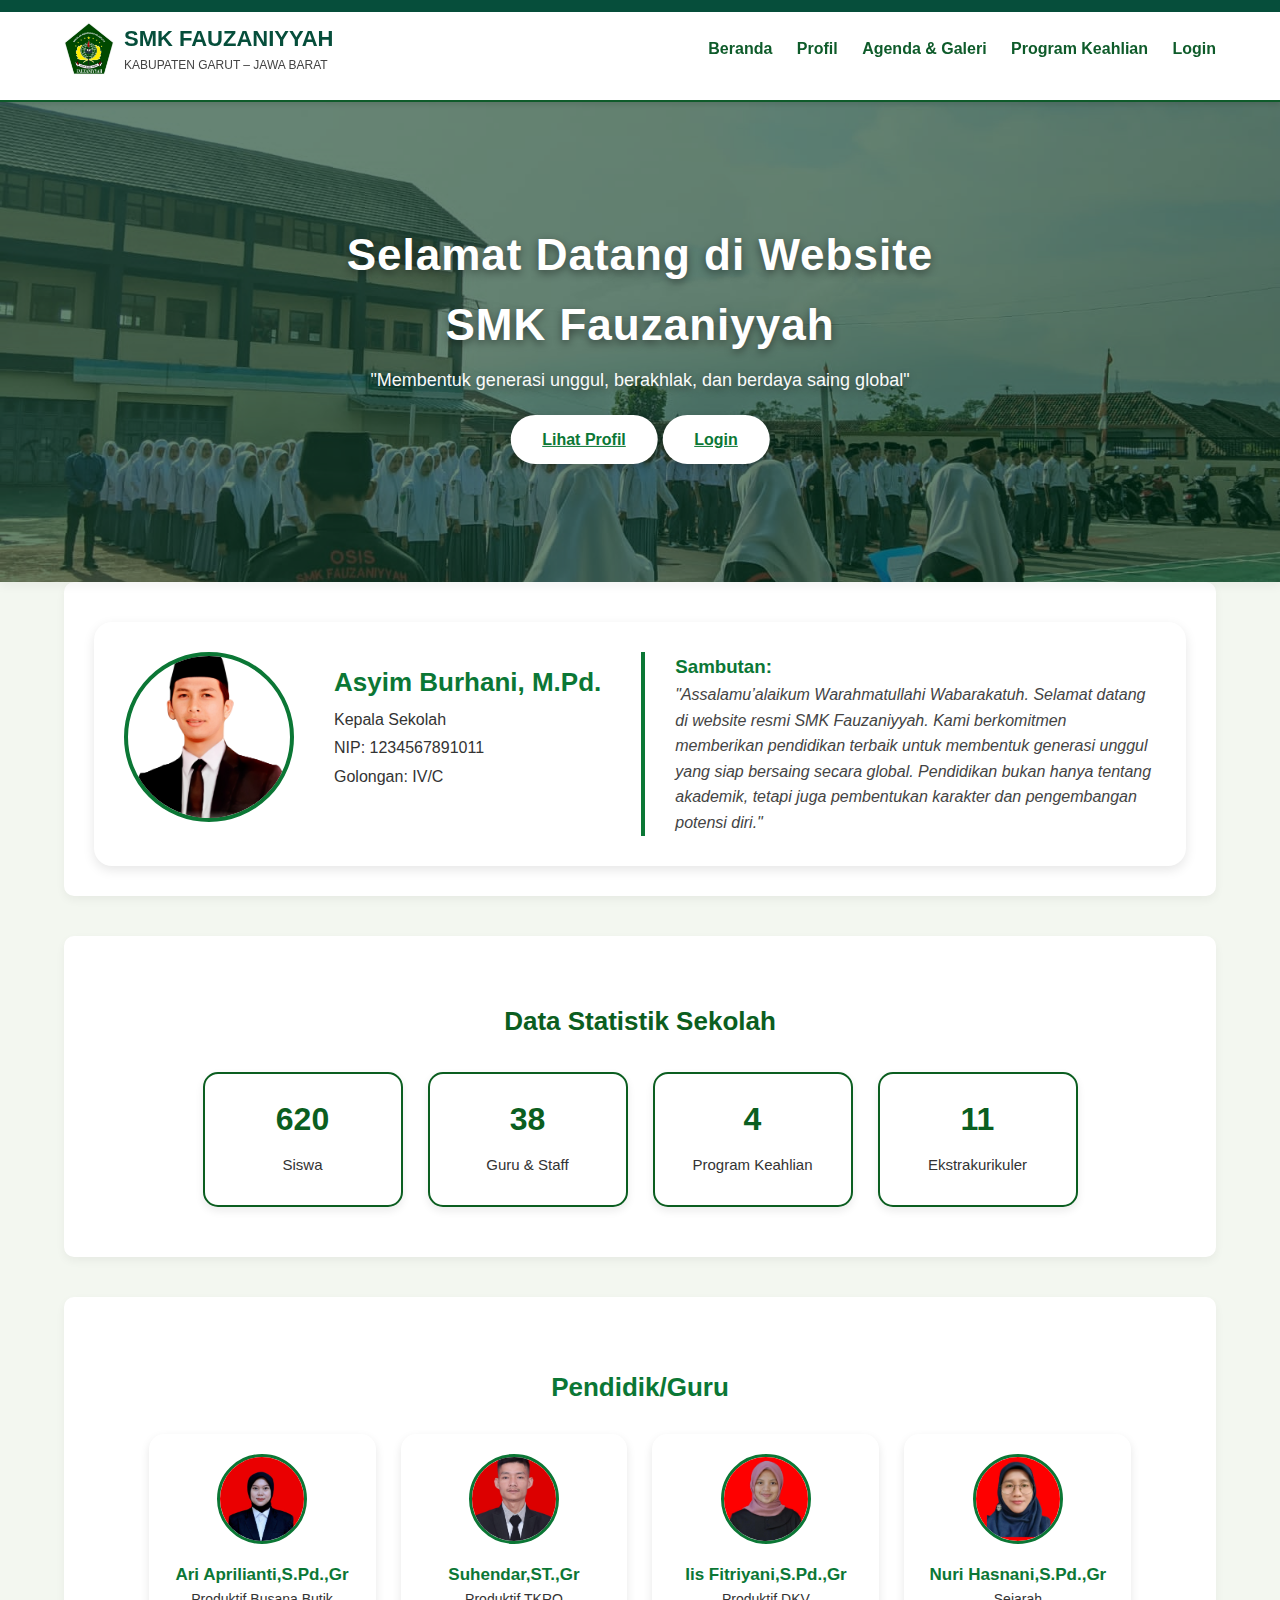
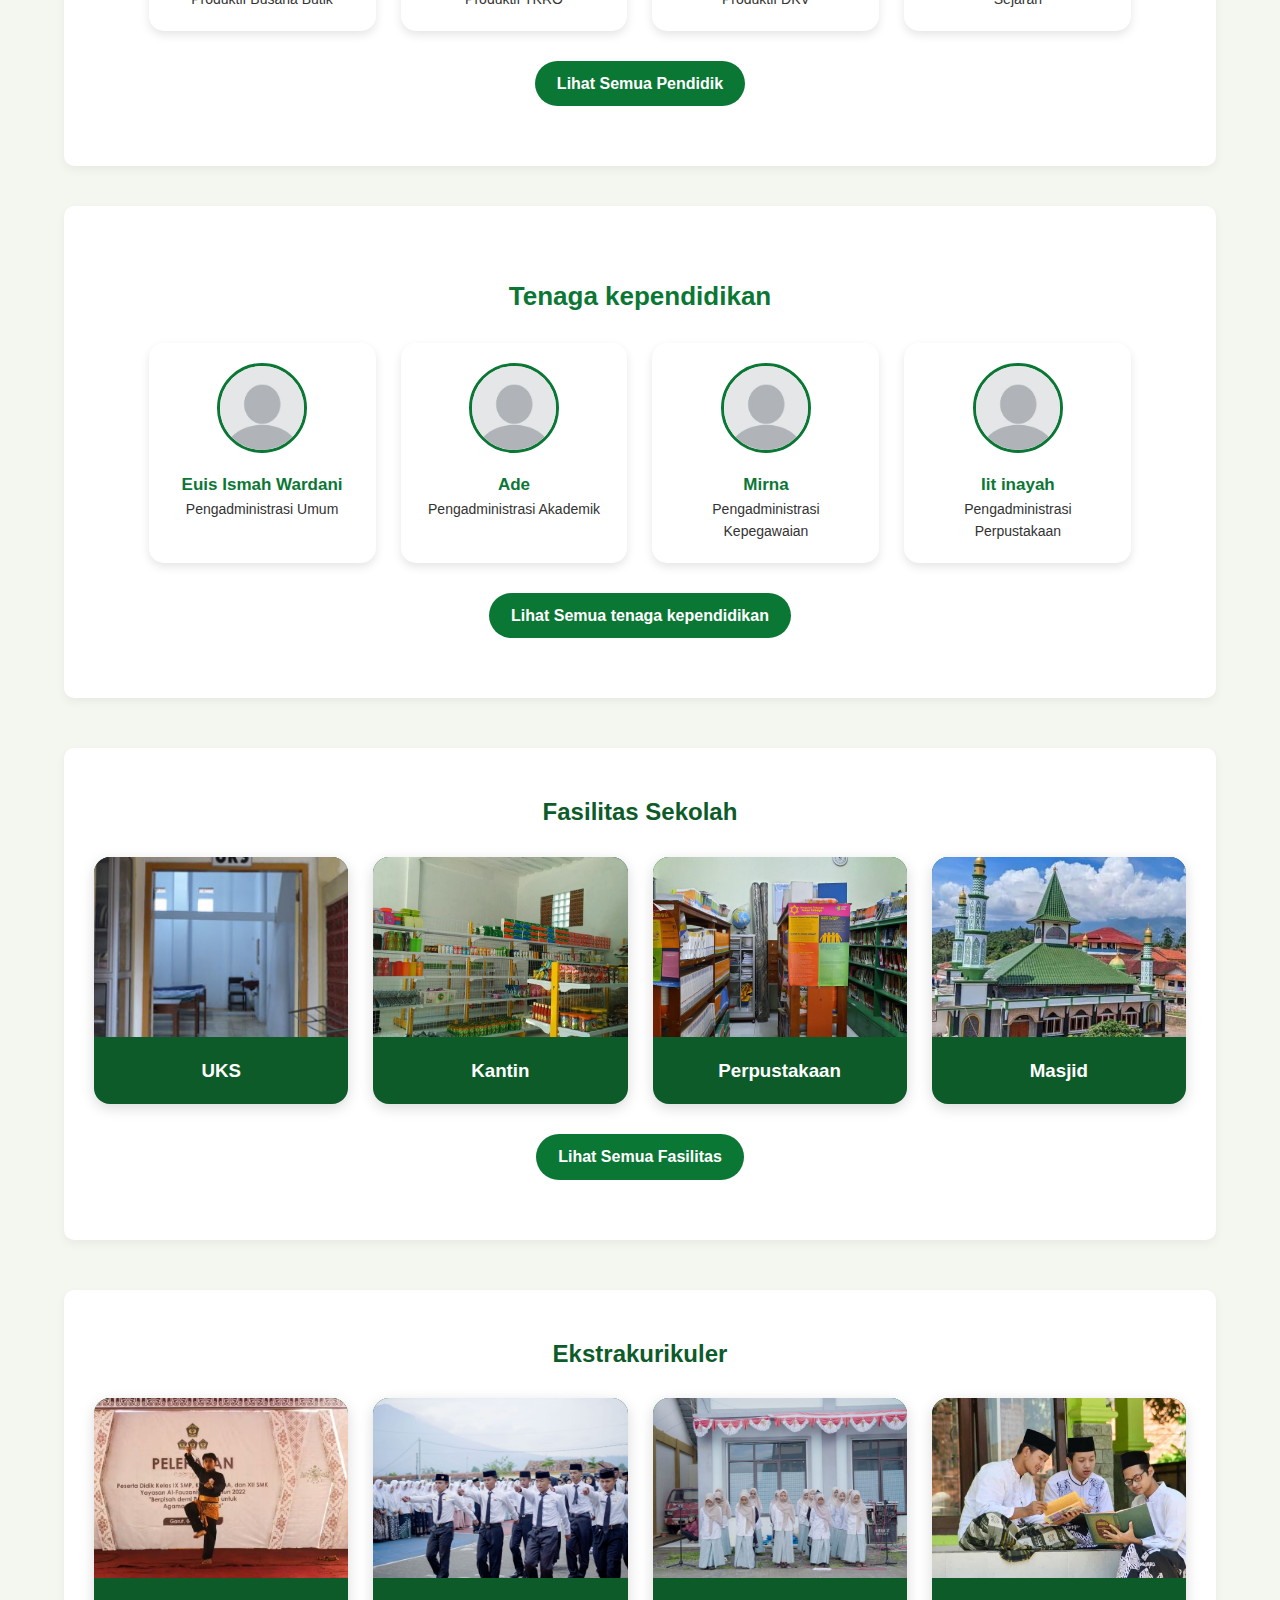
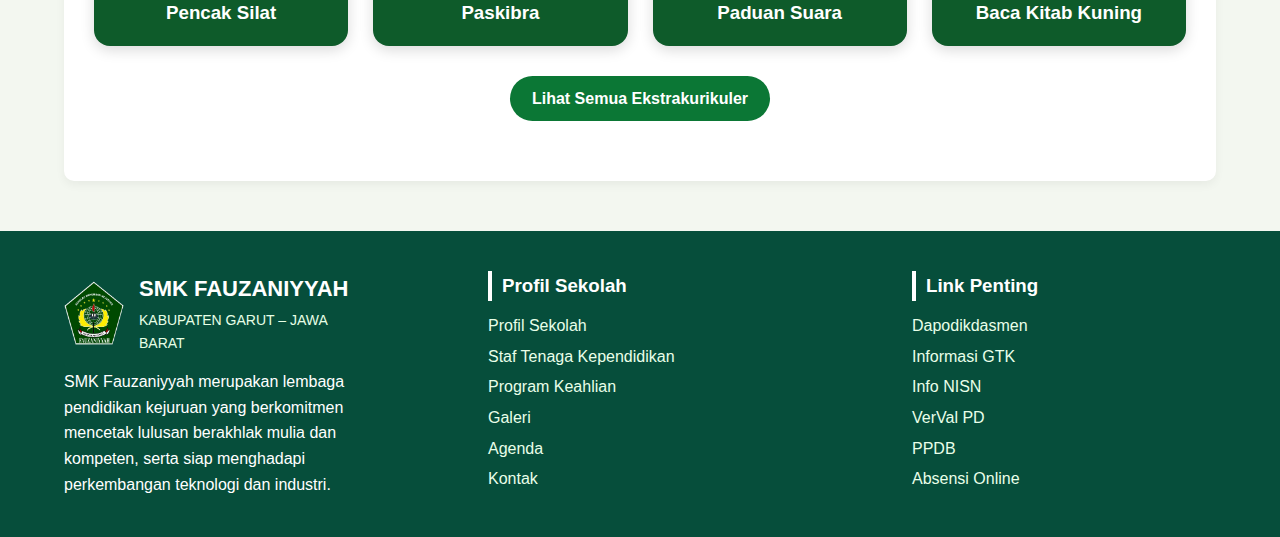
<file: index.html>
<!DOCTYPE html>
<html lang="id">
<head>
    <meta charset="UTF-8">
    <meta name="viewport" content="width=device-width, initial-scale=1.0">
    <title>Beranda – SMK Fauzaniyyah</title>
    <link rel="stylesheet" href="style.css">

    <script src="https://code.jquery.com/jquery-3.6.0.min.js"></script>
</head>
<body>
    <script src="script.js"></script>
    
<!-- header semua hal -->
<div id="top-bar">
    </div>
    <header>
        <div id="header-container">

            <div id="logo-area">
                <img src="img/logo.png" alt="Logo SMK" id="logo">

                <div class="nama-sekolah">
                    <h2>SMK FAUZANIYYAH</h2>
                    <small>KABUPATEN GARUT – JAWA BARAT</small>
                </div>
            </div>

            <nav>
                <a href="beranda.html">Beranda</a>
                <a href="profil.html">Profil</a>
                <a href="agendagaleri.html">Agenda & Galeri</a>
                <a href="keahlian.html">Program Keahlian</a>
                <a href="login.html">Login</a>
            </nav>
        </div>
    </header>

<!-- hero -->
<section class="hero">
    <div class="hero-overlay"></div>

    <div class="hero-content">
        <h1>Selamat Datang di Website <br> SMK Fauzaniyyah</h1>
        <p>"Membentuk generasi unggul, berakhlak, dan berdaya saing global"</p>

        <div class="hero-buttons">
            <a href="#" class="btn-hero">Lihat Profil</a>
            <a href="#" class="btn-hero">Login</a>
        </div>
    </div>
</section>

<!-- kepsek -->
<section class="kepsek-section">

    <div class="kepsek-container">
        <div class="kepsek-photo">
            <img src="img/kepsek.png" alt="Foto Kepala Sekolah">
        </div>
        <div class="kepsek-data">
            <h2 class="kepsek-name">Asyim Burhani, M.Pd.</h2>
            <p class="kepsek-posisi">Kepala Sekolah</p>
            <p class="kepsek-nip">NIP: 1234567891011</p>
            <p class="kepsek-gol">Golongan: IV/C</p>
        </div>
        <div class="kepsek-sambutan">
            <h3>Sambutan:</h3>
            <p class="isi-sambutan">
                "Assalamu’alaikum Warahmatullahi Wabarakatuh. Selamat datang di 
                website resmi SMK Fauzaniyyah. Kami berkomitmen memberikan pendidikan terbaik 
                untuk membentuk generasi unggul yang siap bersaing secara global.
                Pendidikan bukan hanya tentang akademik, tetapi juga pembentukan karakter dan pengembangan potensi diri."
            </p>
        </div>
    </div>
    </section>

<!-- statistik -->
<section class="statistik-section">
    <h2 class="statistik-title">Data Statistik Sekolah</h2>

    <div class="statistik-container">
        <div class="stat-card">
            <h2>620</h2>
            <p>Siswa</p>
        </div>
        <div class="stat-card">
            <h2>38</h2>
            <p>Guru & Staff</p>
        </div>
        <div class="stat-card">
            <h2>4</h2>
            <p>Program Keahlian</p>
        </div>
        <div class="stat-card">
            <h2>11</h2>
            <p>Ekstrakurikuler</p>
        </div>
    </div>
</section>

<!-- Pendidik -->
<section>
    <h3 class="judul-pendidik">Pendidik/Guru</h3>

    <div class="pendidik-container">
        <div class="pendidik-card">
            <img src="img/bu ari.jpg">
            <p class="nama-pendidik">Ari Aprilianti,S.Pd.,Gr</p>
            <p class="mapel">Produktif Busana Butik</p>
        </div>

        <div class="pendidik-card">
            <img src="img/pak suhe.jpg">
            <p class="nama-pendidik">Suhendar,ST.,Gr</p>
            <p class="mapel">Produktif TKRO</p>
        </div>

        <div class="pendidik-card">
            <img src="img/bu iis.jpg">
            <p class="nama-pendidik">Iis Fitriyani,S.Pd.,Gr</p>
            <p class="mapel">Produktif DKV</p>
        </div>

        <div class="pendidik-card">
            <img src="img/bu nurul.jpg">
            <p class="nama-pendidik">Nuri Hasnani,S.Pd.,Gr</p>
            <p class="mapel">Sejarah</p>
        </div>
    </div>
    <a class="btn-green lihat" href="#">Lihat Semua Pendidik</a>
</section>

<!-- Ketenaga Pendidikan -->
<section>
    <h3 class="judul-ketenaga">Tenaga kependidikan</h3>

    <div class="ketenaga-container">

        <div class="ketenaga-card">
            <img src="img/kosong.jpg">
            <p class="nama-ketenaga">Euis Ismah Wardani</p>
            <p class="bidang">Pengadministrasi Umum</p>
        </div>

        <div class="ketenaga-card">
            <img src="img/kosong.jpg">
            <p class="nama-ketenaga">Ade</p>
            <p class="bidang">Pengadministrasi Akademik</p>
        </div>

        <div class="ketenaga-card">
            <img src="img/kosong.jpg">
            <p class="nama-ketenaga">Mirna</p>
            <p class="bidang">Pengadministrasi Kepegawaian</p>
        </div>

        <div class="ketenaga-card">
            <img src="img/kosong.jpg">
            <p class="nama-ketenaga">Iit inayah</p>
            <p class="bidang">Pengadministrasi Perpustakaan</p>
        </div>
    </div>
    <a class="btn-green lihat" href="#">Lihat Semua tenaga kependidikan</a>
</section>


<!-- fasilitas -->
<section class="fasilitas">
    <h2>Fasilitas Sekolah</h2>

    <div class="fasilitas-wrapper">

        <div class="fasilitas-card">
            <img src="img/uks.jpg">
            <h3>UKS</h3>
        </div>

        <div class="fasilitas-card">
            <img src="img/kantin.jpg">
            <h3>Kantin</h3>
        </div>

        <div class="fasilitas-card">
            <img src="img/perpus.jpg">
            <h3>Perpustakaan</h3>
        </div>

        <div class="fasilitas-card">
            <img src="img/masjid.jpeg">
            <h3>Masjid</h3>
        </div>

    </div>

    <a class="btn-green lihat" href="#">Lihat Semua Fasilitas</a>
</section>

<!-- ekskul -->
<section class="ekskul">
    <h2>Ekstrakurikuler</h2>

    <div class="fasilitas-wrapper">

        <div class="fasilitas-card">
            <img src="img/ekskul1.jpg">
            <h3>Pencak Silat</h3>
        </div>

        <div class="fasilitas-card">
            <img src="img/ekskul2.jpg">
            <h3>Paskibra</h3>
        </div>

        <div class="fasilitas-card">
            <img src="img/ekskul3.jpg">
            <h3>Paduan Suara</h3>
        </div>

        <div class="fasilitas-card">
            <img src="img/kitab.jpg">
            <h3>Baca Kitab Kuning</h3>
        </div>
        </div>

<a class="btn-green lihat" href="#">Lihat Semua Ekstrakurikuler</a>
</section>

<!-- footer semua hal -->
    <footer class="footer-premium">

    <div class="footer-container">
        <div class="footer-col">

    <div class="footer-logo-wrap">
        <img src="img/logo.png" class="footer-logo">

        <div class="footer-title">
            <h2>SMK FAUZANIYYAH</h2>
            <p class="footer-sub">KABUPATEN GARUT – JAWA BARAT</p>
        </div>
    </div>

    <p class="footer-desc">
        SMK Fauzaniyyah merupakan lembaga pendidikan kejuruan 
        yang berkomitmen mencetak lulusan berakhlak mulia dan kompeten,
        serta siap menghadapi perkembangan teknologi dan industri.
    </p>
    </div>

        <div class="footer-col">
            <h3>Profil Sekolah</h3>
            <a href="profil.html">Profil Sekolah</a>
            <a href="keahlian.html">Staf Tenaga Kependidikan</a>
            <a href="keahlian.html">Program Keahlian</a>
            <a href="agendagaleri.html">Galeri</a>
            <a href="Agenda&Galeri.html">Agenda</a>
            <a href="kontak.html">Kontak</a>
        </div>

        <div class="footer-col">
            <h3>Link Penting</h3>
            <a href="#">Dapodikdasmen</a>
            <a href="#">Informasi GTK</a>
            <a href="#">Info NISN</a>
            <a href="#">VerVal PD</a>
            <a href="#">PPDB</a>
            <a href="#">Absensi Online</a>
        </div>
    </div>
</footer>

</body>
</html>
</file>
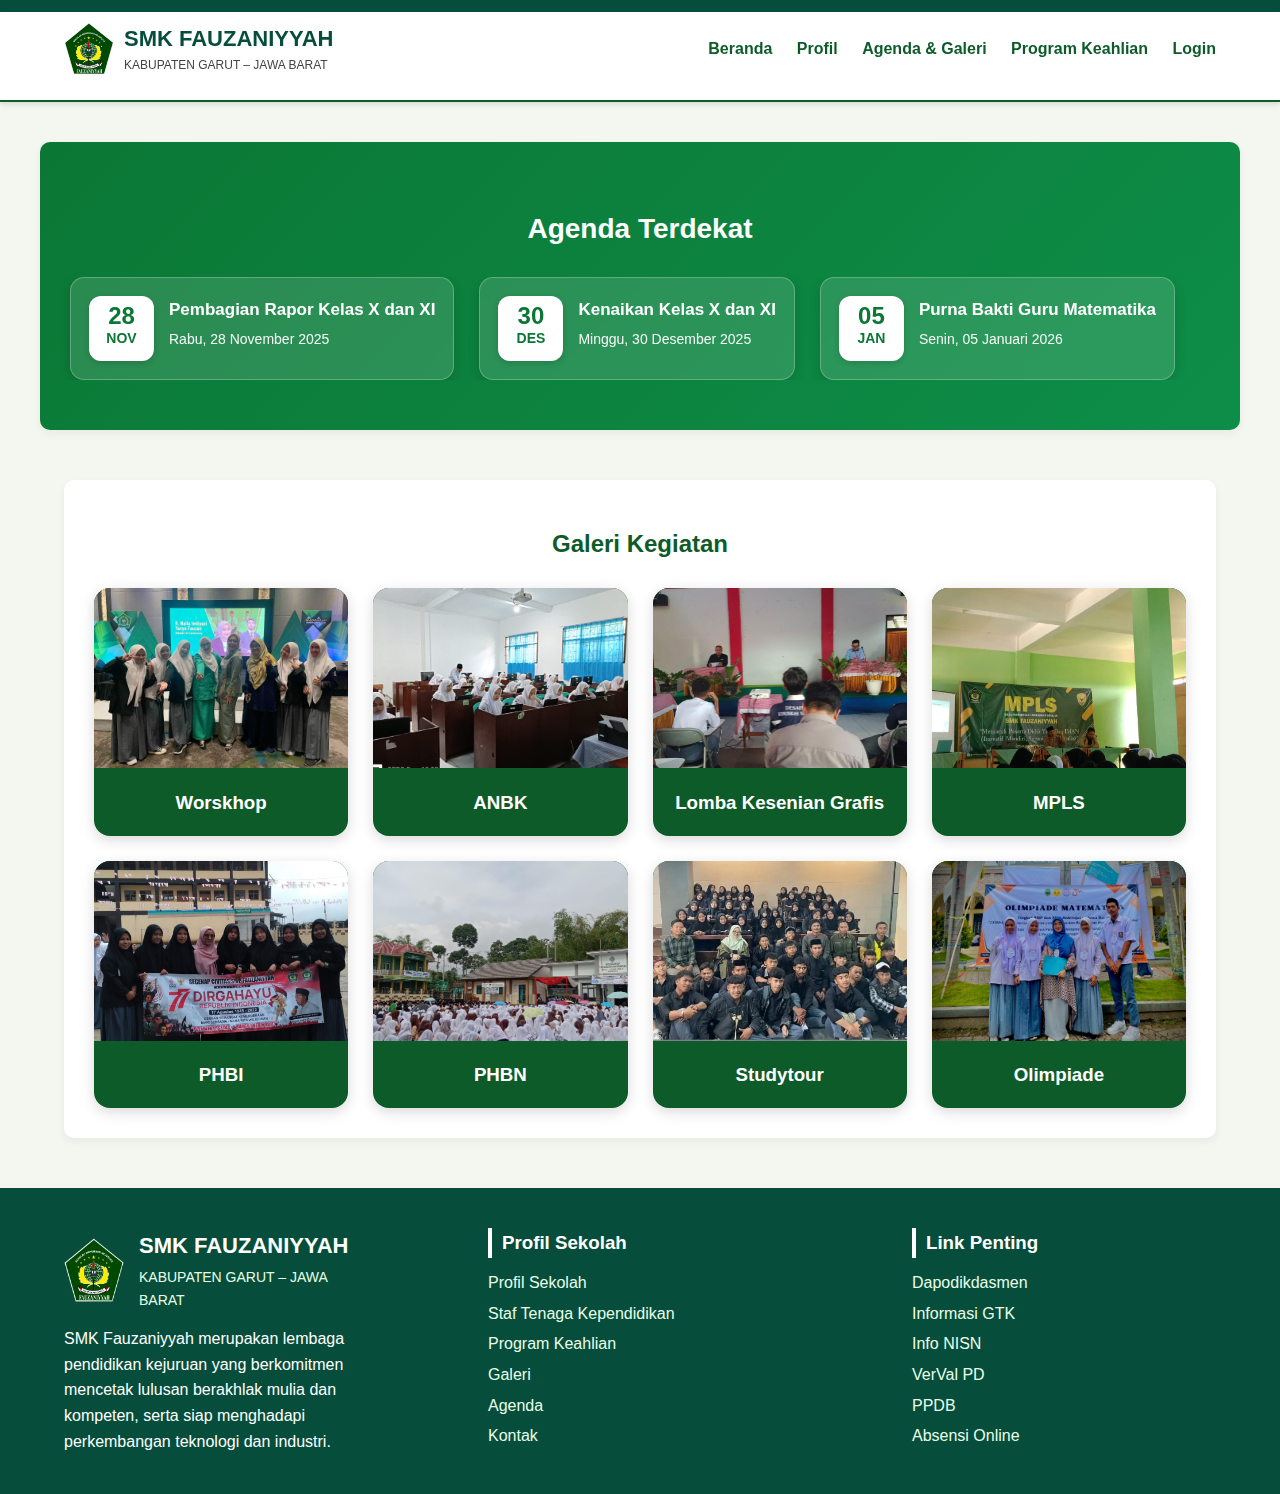
<file: agendagaleri.html>
<!DOCTYPE html>
<html lang="id">
<head>
    <meta charset="UTF-8">
    <title>Program Keahlian | SMK Fauzaniyyah</title>
    <meta name="viewport" content="width=device-width, initial-scale=1.0">
    <link rel="stylesheet"
    href="style.css">
    <script src="https://code.jquery.com/jquery-3.6.0.min.js"></script>
</head>
<body>
    <script src="script.js"></script>

<!-- header semua hal -->
<div id="top-bar">
    </div>
    <header>
        <div id="header-container">

            <div id="logo-area">
                <img src="img/logo.png" alt="Logo SMK" id="logo">

                <div class="nama-sekolah">
                    <h2>SMK FAUZANIYYAH</h2>
                    <small>KABUPATEN GARUT – JAWA BARAT</small>
                </div>
            </div>

            <nav>
                <a href="beranda.html">Beranda</a>
                <a href="profil.html">Profil</a>
                <a href="agendagaleri.html">Agenda & Galeri</a>
                <a href="keahlian.html">Program Keahlian</a>
                <a href="login.html">Login</a>
            </nav>
        </div>
    </header>

<!-- agenda -->
    <section class="agenda-section">
    <h2 class="agenda-title">Agenda Terdekat</h2>

    <div class="agenda-list">

        <div class="agenda-card">
            <div class="agenda-date">
                <span class="date">28</span>
                <span class="month">NOV</span>
            </div>
            <div class="agenda-info">
                <h3>Pembagian Rapor Kelas X dan XI</h3>
                <p>Rabu, 28 November 2025</p>
            </div>
        </div>

        <div class="agenda-card">
            <div class="agenda-date">
                <span class="date">30</span>
                <span class="month">DES</span>
            </div>
            <div class="agenda-info">
                <h3>Kenaikan Kelas X dan XI</h3>
                <p>Minggu, 30 Desember 2025</p>
            </div>
        </div>

        <div class="agenda-card">
            <div class="agenda-date">
                <span class="date">05</span>
                <span class="month">JAN</span>
            </div>
            <div class="agenda-info">
                <h3>Purna Bakti Guru Matematika</h3>
                <p>Senin, 05 Januari 2026</p>
            </div>
        </div>

    </div>
</section>

<!-- galeri -->
    <section class="ekskul">
    <h2>Galeri Kegiatan</h2>

    <div class="fasilitas-wrapper">

        <div class="fasilitas-card">
            <img src="img/worschop.jpg">
            <h3>Worskhop</h3>
        </div>

        <div class="fasilitas-card">
            <img src="img/anbk.jpeg">
            <h3>ANBK</h3>
        </div>

        <div class="fasilitas-card">
            <img src="img/lks.jpg">
            <h3>Lomba Kesenian Grafis</h3>
        </div>

        <div class="fasilitas-card">
            <img src="img/mpls.jpg">
            <h3>MPLS</h3>
        </div>

        <div class="fasilitas-card">
            <img src="img/phbi.jpg">
            <h3>PHBI</h3>
        </div>

        <div class="fasilitas-card">
            <img src="img/phbn.jpg">
            <h3>PHBN</h3>
        </div>

        <div class="fasilitas-card">
            <img src="img/studytour.jpg">
            <h3>Studytour</h3>
        </div>

        <div class="fasilitas-card">
            <img src="img/olimpiade.jpg">
            <h3>Olimpiade</h3>
        </div>
    </div>
</section>

<!-- footer semua hal -->
    <footer class="footer-premium">

    <div class="footer-container">
        <div class="footer-col">

    <div class="footer-logo-wrap">
        <img src="img/logo.png" class="footer-logo">

        <div class="footer-title">
            <h2>SMK FAUZANIYYAH</h2>
            <p class="footer-sub">KABUPATEN GARUT – JAWA BARAT</p>
        </div>
    </div>

    <p class="footer-desc">
        SMK Fauzaniyyah merupakan lembaga pendidikan kejuruan 
        yang berkomitmen mencetak lulusan berakhlak mulia dan kompeten,
        serta siap menghadapi perkembangan teknologi dan industri.
    </p>
    </div>

        <div class="footer-col">
            <h3>Profil Sekolah</h3>
            <a href="profil.html">Profil Sekolah</a>
            <a href="keahlian.html">Staf Tenaga Kependidikan</a>
            <a href="keahlian.html">Program Keahlian</a>
            <a href="agendagaleri.html">Galeri</a>
            <a href="Agenda&Galeri.html">Agenda</a>
            <a href="kontak.html">Kontak</a>
        </div>

        <div class="footer-col">
            <h3>Link Penting</h3>
            <a href="#">Dapodikdasmen</a>
            <a href="#">Informasi GTK</a>
            <a href="#">Info NISN</a>
            <a href="#">VerVal PD</a>
            <a href="#">PPDB</a>
            <a href="#">Absensi Online</a>
        </div>
    </div>
</footer>

</body>
</html>
</file>
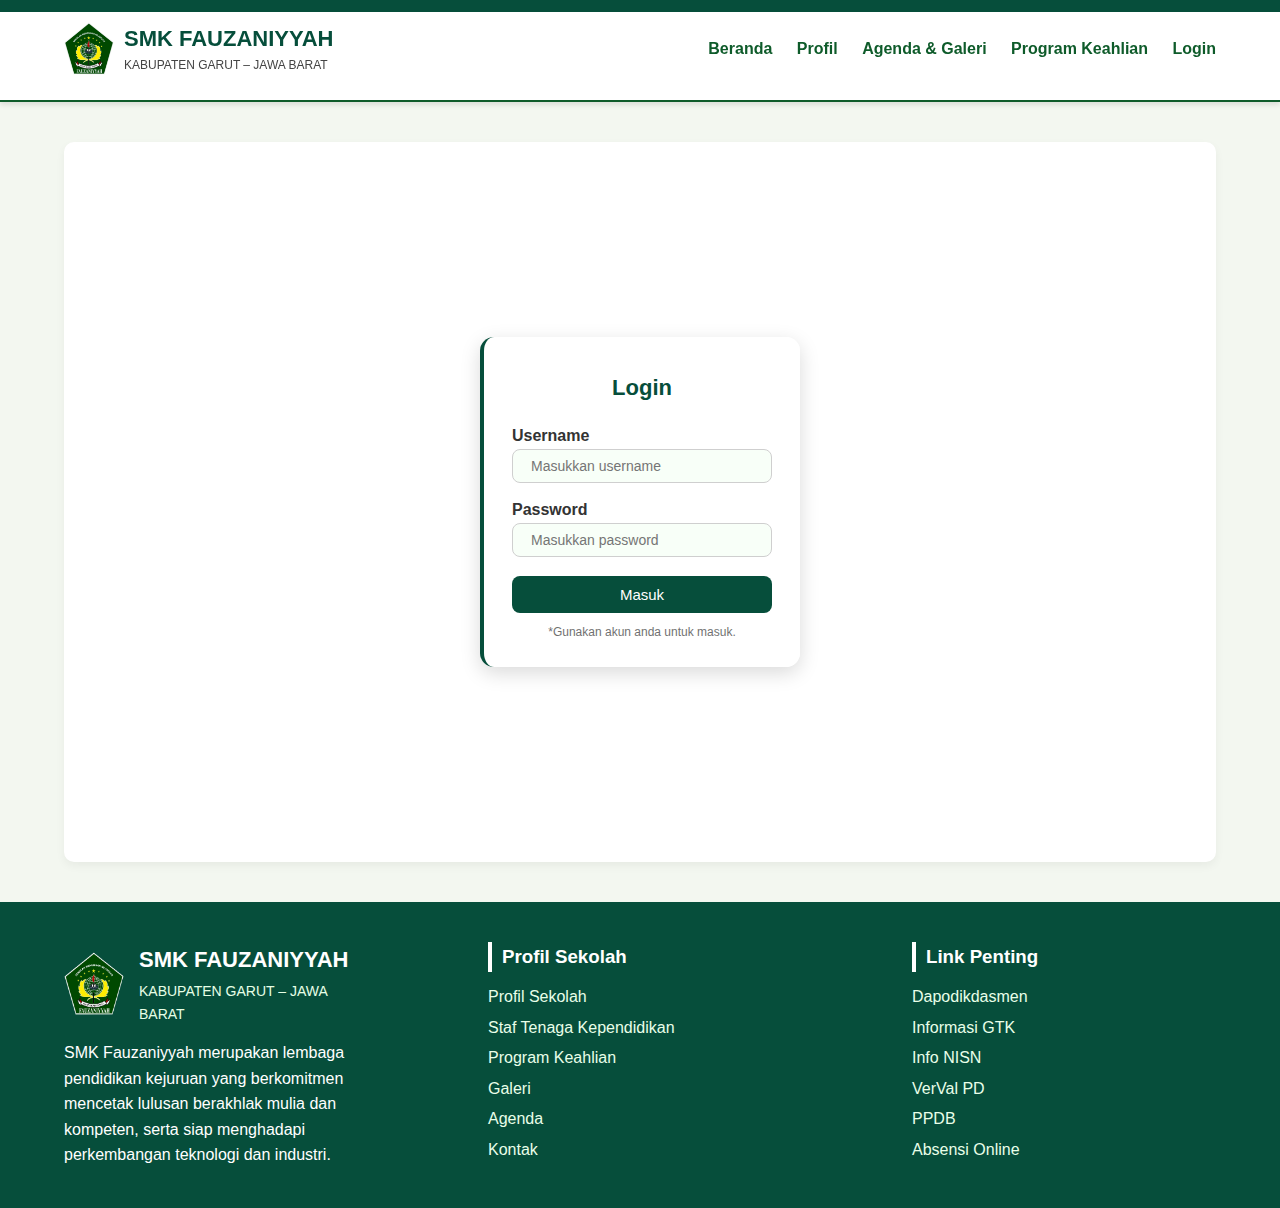
<file: login.html>
<!DOCTYPE html>
<html lang="id">
<head>
    <meta charset="UTF-8">
    <title>Login | SMK Fauzaniyyah</title>
    <meta name="viewport" content="width=device-width, initial-scale=1.0">
    <link rel="stylesheet"
    href="style.css">
</head>
<body>

<!-- header semua hal -->
<div id="top-bar">
    </div>
    <header>
        <div id="header-container">

            <div id="logo-area">
                <img src="img/logo.png" alt="Logo SMK" id="logo">

                <div class="nama-sekolah">
                    <h2>SMK FAUZANIYYAH</h2>
                    <small>KABUPATEN GARUT – JAWA BARAT</small>
                </div>
            </div>

            <nav>
                <a href="beranda.html">Beranda</a>
                <a href="profil.html">Profil</a>
                <a href="agendagaleri.html">Agenda & Galeri</a>
                <a href="keahlian.html">Program Keahlian</a>
                <a href="login.html">Login</a>
            </nav>
        </div>
    </header>

<section id="login-section">
    <div class="login-card">
        
        <div class="login-header">
            <i class="fa-solid fa-user-lock"></i>
            <h2>Login</h2>
        </div>

        <form class="login-form">

            <label>Username</label>
            <div class="input-box">
                <i class="fa-solid fa-user"></i>
                <input type="text" placeholder="Masukkan username">
            </div>

            <label>Password</label>
            <div class="input-box">
                <i class="fa-solid fa-lock"></i>
                <input type="password" placeholder="Masukkan password">
            </div>

            <button type="submit">Masuk</button>

            <p class="note">
                *Gunakan akun anda untuk masuk.
            </p>

        </form>

    </div>
</section>

<!-- footer semua hal -->
    <footer class="footer-premium">

    <div class="footer-container">
        <div class="footer-col">

    <div class="footer-logo-wrap">
        <img src="img/logo.png" class="footer-logo">

        <div class="footer-title">
            <h2>SMK FAUZANIYYAH</h2>
            <p class="footer-sub">KABUPATEN GARUT – JAWA BARAT</p>
        </div>
    </div>

    <p class="footer-desc">
        SMK Fauzaniyyah merupakan lembaga pendidikan kejuruan 
        yang berkomitmen mencetak lulusan berakhlak mulia dan kompeten,
        serta siap menghadapi perkembangan teknologi dan industri.
    </p>
    </div>

        <div class="footer-col">
            <h3>Profil Sekolah</h3>
            <a href="profil.html">Profil Sekolah</a>
            <a href="keahlian.html">Staf Tenaga Kependidikan</a>
            <a href="keahlian.html">Program Keahlian</a>
            <a href="agendagaleri.html">Galeri</a>
            <a href="Agenda&Galeri.html">Agenda</a>
            <a href="kontak.html">Kontak</a>
        </div>

        <div class="footer-col">
            <h3>Link Penting</h3>
            <a href="#">Dapodikdasmen</a>
            <a href="#">Informasi GTK</a>
            <a href="#">Info NISN</a>
            <a href="#">VerVal PD</a>
            <a href="#">PPDB</a>
            <a href="#">Absensi Online</a>
        </div>
    </div>
</footer>

</body>
</html>
</file>
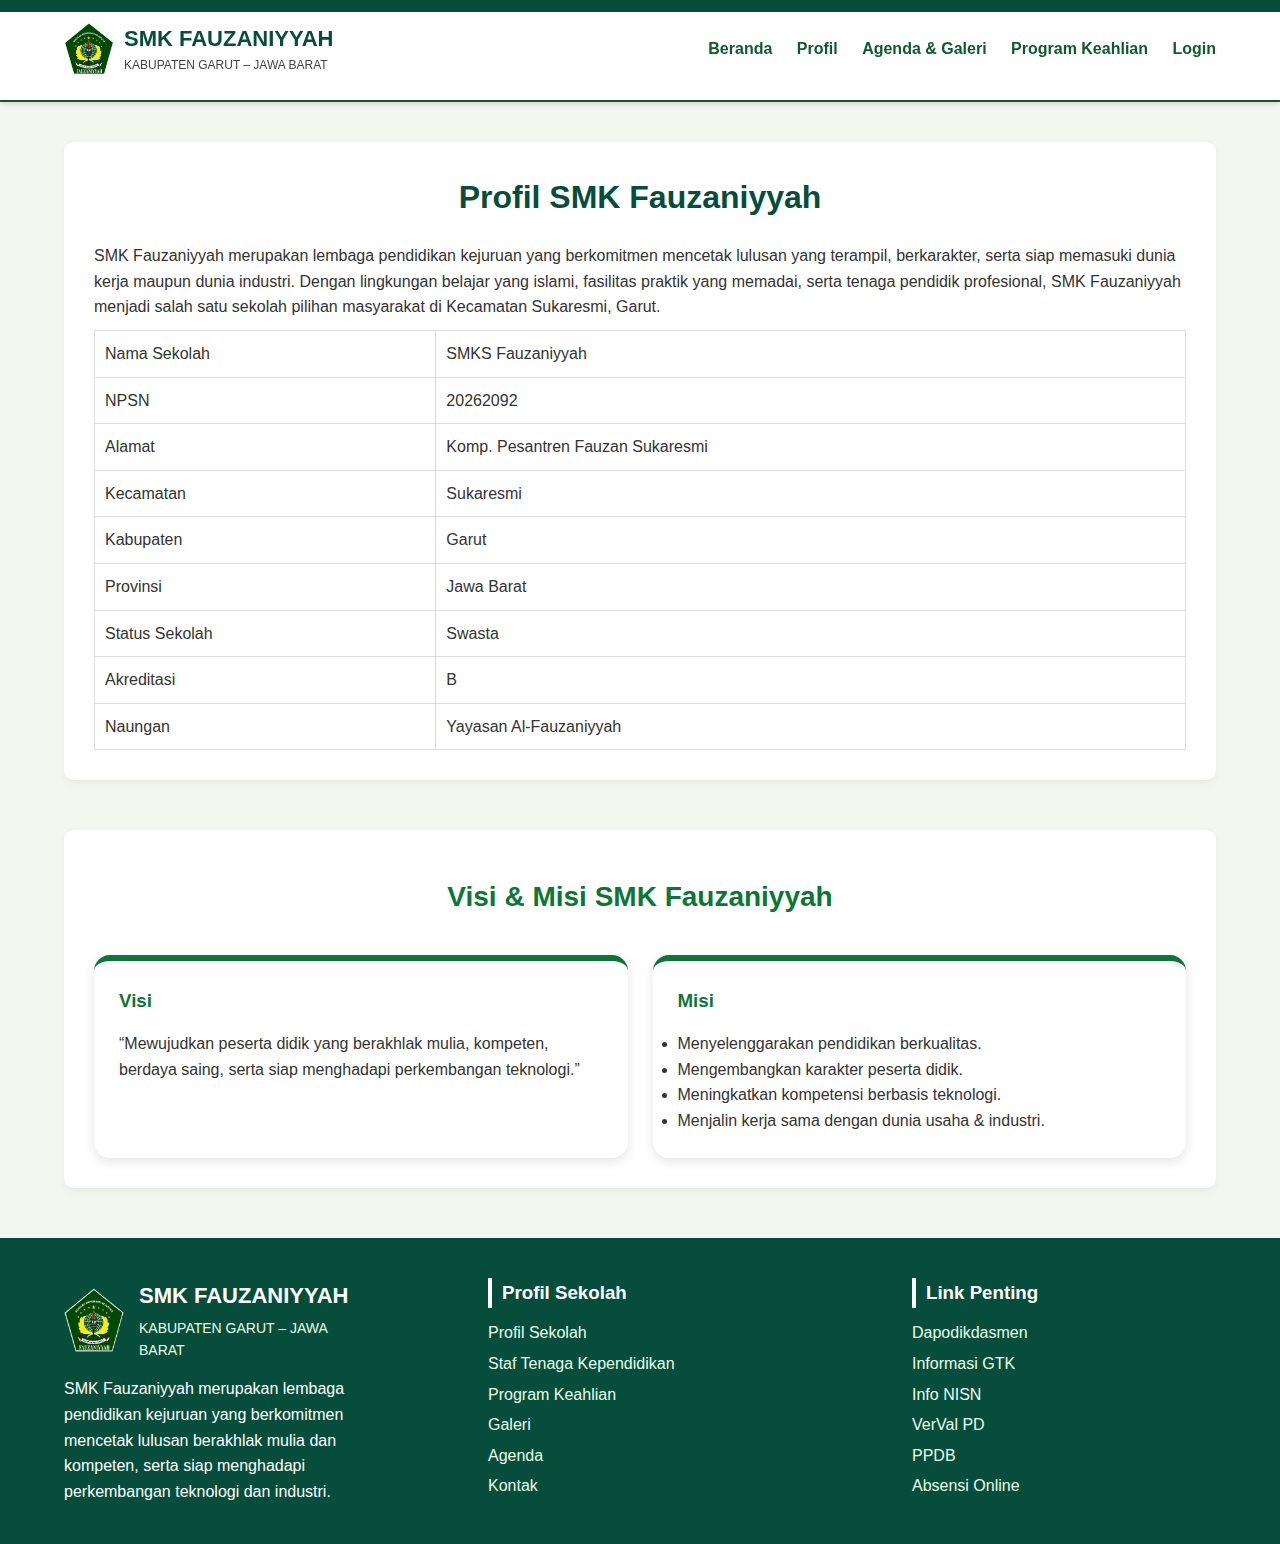
<file: profil.html>
<!DOCTYPE html>
<html lang="id">
<head>
    <meta charset="UTF-8">
    <title>Profil | SMK Fauzaniyyah</title>
    <meta name="viewport" content="width=device-width, initial-scale=1.0">
    <link rel="stylesheet"
    href="style.css">
</head>
<body>

<!-- header semua hal -->
<div id="top-bar">
    </div>
    <header>
        <div id="header-container">

            <div id="logo-area">
                <img src="img/logo.png" alt="Logo SMK" id="logo">

                <div class="nama-sekolah">
                    <h2>SMK FAUZANIYYAH</h2>
                    <small>KABUPATEN GARUT – JAWA BARAT</small>
                </div>
            </div>

            <nav>
                <a href="index.html">Beranda</a>
                <a href="profil.html">Profil</a>
                <a href="agendagaleri.html">Agenda & Galeri</a>
                <a href="keahlian.html">Program Keahlian</a>
                <a href="login.html">Login</a>
            </nav>
        </div>
    </header>

<!-- profil -->
    <section id="profil">
        <h1>Profil SMK Fauzaniyyah</h1>

        <p class="deskripsi-profil">
            SMK Fauzaniyyah merupakan lembaga pendidikan kejuruan yang berkomitmen 
            mencetak lulusan yang terampil, berkarakter, serta siap memasuki dunia kerja 
            maupun dunia industri. Dengan lingkungan belajar yang islami, fasilitas 
            praktik yang memadai, serta tenaga pendidik profesional, SMK Fauzaniyyah 
            menjadi salah satu sekolah pilihan masyarakat di Kecamatan Sukaresmi, Garut.
        </p>

<!-- tabel -->
        <table border="1" cellpadding="8" cellspacing="0">
            <tr>
                <td>Nama Sekolah</td>
                <td>SMKS Fauzaniyyah</td>
            </tr>
            <tr>
                <td>NPSN</td>
                <td>20262092</td>
            </tr>
            <tr>
                <td>Alamat</td>
                <td>Komp. Pesantren Fauzan Sukaresmi</td>
            </tr>
            <tr>
                <td>Kecamatan</td>
                <td>Sukaresmi</td>
            </tr>
            <tr>
                <td>Kabupaten</td>
                <td>Garut</td>
            </tr>
            <tr>
                <td>Provinsi</td>
                <td>Jawa Barat</td>
            </tr>
            <tr>
                <td>Status Sekolah</td>
                <td>Swasta</td>
            </tr>
            <tr>
                <td>Akreditasi</td>
                <td>B</td>
            </tr>
            <tr>
                <td>Naungan</td>
                <td>Yayasan Al-Fauzaniyyah</td>
            </tr>
        </table>
</section>

        <section class="visi-misi-section">

    <h2 class="vm-title">Visi & Misi SMK Fauzaniyyah</h2>

    <div class="vm-container">
        <div class="vm-card">
            <h3>Visi</h3>
            <p>
                “Mewujudkan peserta didik yang berakhlak mulia, kompeten, berdaya saing, serta siap menghadapi perkembangan teknologi.”
            </p>
        </div>

        <div class="vm-card">
            <h3>Misi</h3>
            <ul>
                <li>Menyelenggarakan pendidikan berkualitas.</li>
                <li>Mengembangkan karakter peserta didik.</li>
                <li>Meningkatkan kompetensi berbasis teknologi.</li>
                <li>Menjalin kerja sama dengan dunia usaha & industri.</li>
            </ul>
        </div>
    </div>
</section>   
      <script src="https://code.jquery.com/jquery-3.6.0.min.js"></script>
        <script src="script.js"></script>

<!-- footer semua halL -->
    <footer class="footer-premium">

    <div class="footer-container">
        <div class="footer-col">

    <div class="footer-logo-wrap">
        <img src="img/logo.png" class="footer-logo">

        <div class="footer-title">
            <h2>SMK FAUZANIYYAH</h2>
            <p class="footer-sub">KABUPATEN GARUT – JAWA BARAT</p>
        </div>
    </div>

    <p class="footer-desc">
        SMK Fauzaniyyah merupakan lembaga pendidikan kejuruan 
        yang berkomitmen mencetak lulusan berakhlak mulia dan kompeten,
        serta siap menghadapi perkembangan teknologi dan industri.
    </p>
    </div>

        <div class="footer-col">
            <h3>Profil Sekolah</h3>
            <a href="profil.html">Profil Sekolah</a>
            <a href="keahlian.html">Staf Tenaga Kependidikan</a>
            <a href="keahlian.html">Program Keahlian</a>
            <a href="agendagaleri.html">Galeri</a>
            <a href="agendagaleri.html">Agenda</a>
            <a href="kontak.html">Kontak</a>
        </div>

        <div class="footer-col">
            <h3>Link Penting</h3>
            <a href="#">Dapodikdasmen</a>
            <a href="#">Informasi GTK</a>
            <a href="#">Info NISN</a>
            <a href="#">VerVal PD</a>
            <a href="#">PPDB</a>
            <a href="#">Absensi Online</a>
        </div>
    </div>
</footer>
     
</body>
</html>
</file>
<file: style.css>
/* ==== dasar ====*/
* {
    margin: 0;
    padding: 0;
    box-sizing: border-box;
}
:root {
    --hijau-tua: #064E3B;
    --hijau-muda: #0B8A60;
    --putih: #ffffff;
    --abu: #f0f0f0;
    --teks: #333;
}
body {
    font-family: Arial, sans-serif;
    background: var(--abu);
    color: var(--teks);
    line-height: 1.6;
}

/* ==== bar ==== */
#top-bar {
    background: var(--hijau-tua);
    color: var(--putih);
    padding: 6px 15px;
    display: flex;
    justify-content: space-between;
    font-size: 14px;
}
#top-bar span {
    margin-right: 10px;
}

/* ==== header ==== */
header {
    background: var(--putih);
    padding: 15px 0;
    box-shadow: 0 3px 5px rgba(0,0,0,0.1); /* Tambahan */
    position: sticky; 
    top: 0;
    z-index: 99;
    min-height : 90px;
}
#header-container {
    width: 90%;
    max-width: 1200px;
    margin: auto;
    display: flex;
    justify-content: space-between;
    align-items: center;
}
#logo-area {
    display: flex;
    align-items: center;
}
#logo {
    width: 50px;
    margin-right: 10px;
}
.nama-sekolah h2 {
    color: var(--hijau-tua);
    font-size: 22px;
    margin: 0 0 3px 0; 
    line-height: 1.35;
}
.nama-sekolah small {
    font-size: 12px;
    color: #444;
    margin: 0; 
    display: block;
    line-height: 1.35; 
}

/* ==== menu ==== */
nav a {
    margin-left: 20px;
    text-decoration: none;
    color: var(--hijau-tua);
    font-weight: bold;
    transition: 0.2s;
}
nav a:hover {
    color: var(--hijau-muda);
}
section {
    width: 90%;
    max-width: 1200px;
    margin: 40px auto;
    background: var(--putih);
    padding: 30px;
    border-radius: 10px; 
    box-shadow: 0 4px 10px rgba(0,0,0,0.05); 
}

h1 {
    color: var(--hijau-tua);
    margin-bottom: 15px;
}

h2 {
    color: var(--hijau-muda);
    margin: 15px 0 10px;
}


* {
    margin: 0;
    padding: 0;
    box-sizing: border-box;
    font-family: Arial, sans-serif;
}

/* ==== warana dasar ==== */
:root {
    --green: #0e5b2a;
    --soft-green: #e8f5e9;
    --shadow: rgba(0,0,0,0.15);
}
header {
    background: white;
    border-bottom: 2px solid var(--green);
    padding: 10px 0;
    position: sticky;
    top: 0;
    z-index: 100;
}
.header-container {
    width: 90%;
    margin: auto;
    display: flex;
    justify-content: space-between;
    align-items: center;
}
.logo-area {
    display: flex;
    align-items: center;
    gap: 15px;
}
.logo {
    width: 55px;
}

.title h2 {
    color: var(--green);
}

nav a {
    text-decoration: none;
    margin-left: 20px;
    color: var(--green);
    font-weight: bold;
}

nav a:hover {
    text-decoration: underline;
}

/* ==== hero ==== */
.hero {
    width: 100%;
    height: 480px;
    background: url('img/sekolah.jpg') center/cover no-repeat;
    position: relative;
    border-radius: 0;
    margin: 0;
}
.hero::before {
    content: "";
    position: absolute;
    inset: 0;
    background: rgba(0, 80, 40, 0.55);
    z-index: 1;
}
.hero-content {
    position: absolute;
    z-index: 2;
    top: 50%;
    left: 50%;
    transform: translate(-50%, -50%);
    text-align: center;
    max-width: 700px;
}
.hero-content h1{
    font-size: 44px;
    color: white !important;
    font-weight: 700;
}
.hero-content p {
    font-size: 18px;
    opacity: 0.95;
    color: white !important;
    margin: 0 0 10px;
}
.hero {
    width: 100vw !important;
    max-width: 100% !important;
    margin: 0 !important;
    padding: 0 !important;
    display: block !important;
    position: relative;
}
body {
    margin: 0 !important;
    padding: 0 !important;
    overflow-x: hidden !important;
}
.btn-hero {
    background: white;
    color: #0b7735;
    padding: 12px 32px;
    border-radius: 28px;
    font-weight: 600;
    display: inline-block;
    transition: .25s;
    box-shadow: 0px 3px 10px rgba(0,0,0,0.2);  
}
.btn-hero:hover {
    background: #0b7735;
    color: white;
    transform: translateY(-3px); 
    box-shadow: 0px 6px 15px rgba(0,0,0,0.25);
}

.hero-content h1 {
    margin-bottom: 5px;
}

.hero-content p {
    margin-bottom: 32px;
}

.hero-buttons {
    margin-top: 10px;
    gap: 18px;
}

.hero-content h1 {
    font-size: 44px;
    font-weight: 800;
    color: white;
    letter-spacing: 1px;
    text-shadow: 0px 3px 8px rgba(0,0,0,0.45);
}

.hero-content p {
    font-size: 18px;
    opacity: 0.97;
    color: white;
    margin-bottom: 20px;
    text-shadow: 0px 3px 8px rgba(0,0,0,0.40);
}

.hero::before {
    background: rgba(0, 50, 25, 0.60);
}

/* ==== tombol ==== */
.btn-green,
.fasilitas .lihat,
.ekskul .lihat,
.pendidik-section .lihat,
.ketenaga-section .lihat,
.lihat {
    background: #0b7735 !important;
    color: white !important;
    padding: 10px 25px;
    border-radius: 30px;
    display: inline-block;
    border: none !important;
    font-weight: bold;
    text-decoration: none;
    text-align: center;
    transition: 0.3s;
}
.btn-green:hover,
.lihat:hover {
    background: #095e2a !important;
    color: white !important;
}

body {
    font-family: Arial, sans-serif;
    background: #f3f7f0;
    margin: 0;
    padding: 0;
}

/* ==== kepsek ==== */
.kepsek-section {
    width: 90%;
    margin: auto;
    padding-top: 40px;
}
.kepsek-container {
    display: flex;
    align-items: flex-start;
    background: white;
    padding: 30px;
    border-radius: 18px;
    box-shadow: 0 4px 12px rgba(0,0,0,0.1);
    gap: 40px;
}
.kepsek-photo img {
    width: 170px;
    height: 170px;
    border-radius: 50%;
    border: 4px solid #0b7735;
    object-fit: cover;
}
.kepsek-data {
    margin-top: 10px;
}
.kepsek-name {
    margin: 0;
    color: #0b7735;
    font-size: 26px;
    font-weight: bold;
}
.kepsek-posisi,
.kepsek-nip,
.kepsek-gol {
    margin: 3px 0;
    color: #333;
}

.kepsek-sambutan {
    flex: 1;
    padding-left: 30px;
    border-left: 4px solid #0b7735;
}
.kepsek-sambutan h3 {
    margin: 0;
    color: #0b7735;
}
.isi-sambutan {
    font-style: italic;
    color: #444;
}

/* ==== pendidik ==== */
.judul-pendidik {
    margin-top: 40px;
    color: #0b7735;
    text-align: center;
    font-size: 26px;
    font-weight: 600;
}

.pendidik-container {
    width: 90%;
    margin: 25px auto;
    display: grid;
    grid-template-columns: repeat(auto-fit, minmax(200px, 1fr));
    gap: 25px;
}

.pendidik-card {
    background: white;
    padding: 20px;
    border-radius: 15px;
    text-align: center;
    box-shadow: 0 4px 10px rgba(0,0,0,0.1);
    transition: .2s;
}

.pendidik-card:hover {
    transform: translateY(-5px);
}

.pendidik-card img {
    width: 90px;
    height: 90px;
    border-radius: 50%;
    object-fit: cover;
    border: 3px solid #0b7735;
}

.nama-pendidik {
    margin-top: 10px;
    font-weight: bold;
    color: #0b7735;
    font-size: 17px;
}

.mapel {
    color: #333;
    font-size: 14px;
}

.btn-green.lihat {
    display: block;
    padding: 12px 26px;
    background: #0b7735;
    color: white;
    border-radius: 25px;
    font-weight: 600;
    margin: 30px auto;
}

/* ==== ketenaga ==== */
.judul-ketenaga {
    margin-top: 40px;
    color: #0b7735;
    text-align: center;
    font-size: 26px;
    font-weight: 600;
}

.ketenaga-container {
    width: 90%;
    margin: 25px auto;
    display: grid;
    grid-template-columns: repeat(auto-fit, minmax(200px, 1fr));
    gap: 25px;
}

.ketenaga-card {
    background: white;
    padding: 20px;
    border-radius: 15px;
    text-align: center;
    box-shadow: 0 4px 10px rgba(0,0,0,0.1);
    transition: .2s;
}

.ketenaga-card:hover {
    transform: translateY(-5px);
}

.ketenaga-card img {
    width: 90px;
    height: 90px;
    border-radius: 50%;
    object-fit: cover;
    border: 3px solid #0b7735;
}

.nama-ketenaga {
    margin-top: 10px;
    font-weight: bold;
    color: #0b7735;
    font-size: 17px;
}

.bidang {
    color: #333;
    font-size: 14px;
}

.btn-green.lihat {
    display: block;
    width: fit-content;
    padding: 10px 22px;
    background: #0b7735;
    color: white;
    border-radius: 25px;
    font-weight: 600;
    margin: 30px auto;
    text-align:center;
}

/* ==== data statistik ==== */

.stat-container {
    width: 100%;
    display: flex;
    justify-content: center;
    margin-top: 30px;
}

.statistik {
    width: 90%;
    max-width: 1100px;
    margin: auto;

    display: flex;
    justify-content: space-between;
    gap: 20px;

    padding: 30px 20px;
    background: white;
    border-radius: 12px;
    box-shadow: 0 4px 20px rgba(0,0,0,0.05);
}


.statistik-section {
    text-align: center;
    padding: 50px 0;
}

.statistik-title {
    font-size: 26px;
    font-weight: 600;
    color: #0B5E20; 
    margin-bottom: 30px;
}

.statistik-container {
    display: flex;
    justify-content: center;
    gap: 25px;
    flex-wrap: wrap;
}

.stat-card {
    width: 200px;                 
    height: 135px;                
    background: white;
    border: 2px solid #0B5E20;
    border-radius: 15px;
    padding: 20px;
    box-shadow: 0 4px 8px rgba(0,0,0,0.08);
    transition: 0.2s;
}

.stat-card:hover {
    transform: scale(1.05);
}

.stat-card h2 {
    font-size: 32px;
    margin: 0;
    color: #0B5E20;
}

.stat-card p {
    margin-top: 8px;
    color: #333;
    font-size: 15px;
}


/* ==== fasilitas & ekskul ==== */
.fasilitas, .ekskul {
    width: 90%;
    margin: 50px auto;
}

.fasilitas h2,
.ekskul h2 {
    text-align: center;     
    color: var(--green);
}

.fasilitas-wrapper {
    display: grid;
    grid-template-columns: repeat(4, 1fr);
    gap: 25px;
    margin-top: 25px;
}

.fasilitas-card {
    background: var(--green);
    color: white;
    border-radius: 16px;
    overflow: hidden;
    box-shadow: 0 4px 14px var(--shadow);
    text-align: center;
}
.fasilitas-card img {
    width: 100%;
    height: 180px;
    object-fit: cover;
}

.fasilitas-card h3 {
    padding: 12px 0 18px;
    color: white;
}

/* ==== navigasi ==== */
.fasilitas .lihat,
.ekskul .lihat 
{
    display: block;
    width: fit-content;
    margin: 30px auto !important;    
}


/* ==== tabel ==== */
table {
    width: 100%;
    background: var(--putih);
    border-collapse: collapse;
    margin-top: 10px;
}

table td {
    padding: 10px;
    border: 1px solid #ddd;
}

/* ==== agenda ===== */
.agenda-section {
    width: 100%;
    padding: 50px 0;
    background: linear-gradient(135deg, #0b7735, #0d8e48);
    color: white;
}

.agenda-title {
    text-align: center;
    font-size: 28px;
    font-weight: bold;
    margin-bottom: 25px;
    color: white !important;
}

.agenda-list {
    display: flex;
    gap: 25px;
    padding: 0 30px;
    overflow-x: auto;
    scroll-behavior: smooth;
}

.agenda-card {
    min-width: 260px;
    background: rgba(255, 255, 255, 0.13); 
    border-radius: 14px;
    padding: 18px;
    display: flex;
    gap: 15px;
    backdrop-filter: blur(6px);
    border: 1px solid rgba(255,255,255,0.25);
    box-shadow: 0 4px 12px rgba(0,0,0,0.15);
    transition: 0.3s;
}

.agenda-card:hover {
    transform: translateY(-4px);
    background: rgba(255, 255, 255, 0.20);
}

.agenda-date {
    background: white;
    color: #0b7735;           
    width: 65px;
    height: 65px;
    border-radius: 12px;
    text-align: center;
    display: flex;
    flex-direction: column;
    justify-content: center;
    font-weight: bold;
    box-shadow: 0 2px 6px rgba(0,0,0,0.15);
}

.agenda-date .date {
    font-size: 24px;
    line-height: 18px;
}

.agenda-date .month {
    font-size: 14px;
    margin-top: 2px;
}

.agenda-info h3 {
    margin: 0;
    font-size: 17px;
    font-weight: 600;
}

.agenda-info p {
    margin: 5px 0 0;
    font-size: 14px;
    opacity: 0.95;
}

/*=== jurusan ===*/
.program-section {
    padding: 40px 20px;
}

.judul-section {
    text-align: center;
    font-size: 28px;
    font-weight: bold;
    color: #0d4f20; 
    margin-bottom: 30px;
}

.program-container {
    display: grid;
    grid-template-columns: repeat(4, 1fr); 
    gap: 20px;
}

.program-card {
    border: 1px solid #ddd;
    padding: 20px;
    border-radius: 10px;
    background: #ffffff;
    transition: 0.2s;
}

.program-card:hover {
    transform: translateY(-5px);
    box-shadow: 0 3px 10px rgba(0,0,0,0.1);
}

.program-card h3 {
    font-size: 26px;
    margin-bottom: 5px;
    color: #0d4f20; 
}

.program-card .subjudul {
    font-size: 14px;
    color: #888;
    margin-bottom: 15px;
}

/* ==== tombol ==== */
.btn-selengkapnya {
    display: inline-block;
    background: #0d8a35;  
    color: #fff;
    padding: 8px 16px;
    border-radius: 5px;
    text-decoration: none;
    font-size: 14px;
    margin-bottom: 15px;
}

.list-keahlian {
    list-style: none;
    padding-left: 0;
}

.list-keahlian li {
    margin-bottom: 8px;
    padding-left: 20px;
    background: url('img/check.png') no-repeat left center;
    background-size: 15px;
    font-size: 14px;
}

@media (max-width: 768px) {
    .program-container {
        grid-template-columns: 1fr; 
    }
}
/*=== galeri parktik ====*/
#galeri {
    display: flex;
    justify-content: space-between;
    flex-wrap: wrap;
}

#galeri img {
    width: 48%;
    margin-bottom: 15px;
    border-radius: 10px; 
}


/* ===== login ===== */
#login-section {
    display: flex;
    justify-content: center;
    align-items: center;
    min-height: 80vh;
}

.login-card {
    background: rgba(255, 255, 255, 0.9);
    border-left: 4px solid var(--hijau-tua);
    padding: 25px 28px;
    border-radius: 14px;
    box-shadow: 0 6px 20px rgba(0,0,0,0.15);
    width: 320px;
}

.login-header {
    text-align: center;
    margin-bottom: 18px;
}

.login-header i {
    font-size: 40px;
    color: var(--hijau-tua);
}

.login-header h2 {
    margin-top: 8px;
    font-size: 22px;
    color: var(--hijau-tua);
}

.login-form label {
    margin: 5px 0;
    font-weight: 600;
}

.input-box {
    display: flex;
    align-items: center;
    border: 1px solid #cfcfcf;
    border-radius: 8px;
    padding: 8px 10px;
    margin-bottom: 14px;
    background: #f8fff8;
}

.input-box i {
    margin-right: 8px;
    color: var(--hijau-tua);
}

.input-box input {
    border: none;
    background: transparent;
    width: 100%;
    outline: none;
    font-size: 14px;
}

.login-form button {
    background: var(--hijau-tua);
    border: none;
    width: 100%;
    padding: 10px;
    color: white;
    border-radius: 8px;
    cursor: pointer;
    margin-top: 5px;
    font-size: 15px;
    transition: 0.2s;
}

.login-form button:hover {
    background: var(--hijau-muda);
}

.note {
    text-align: center;
    font-size: 12px;
    opacity: 0.7;
    margin-top: 10px;
}

/* ==== visimisi ==== */

.visi-misi-section {
    width: 90%;
    margin: 50px auto;
}

.vm-title {
    text-align: center;
    font-size: 28px;
    font-weight: bold;
    color: #0b7735;
    margin-bottom: 35px;
}

.vm-container {
    display: flex;
    gap: 25px;
    justify-content: center;
    flex-wrap: wrap; 
}

.vm-card {
    flex: 1;
    min-width: 300px;
    background: white;
    padding: 25px;
    border-radius: 16px;
    box-shadow: 0 4px 12px rgba(0,0,0,0.1);
    border-top: 6px solid #0b7735; 
}

.vm-card h3 {
    margin-top: 0;
    color: #0b7735;
    margin-bottom: 15px;
}

#profil h1 {
    text-align: center;
    margin-bottom: 20px;
}

/* ==== footer ==== */
footer {
    width: 100%;
    background: var(--hijau-tua);
    color: white;
    padding: 40px 0;
}

.footer-container {
    width: 90%;
    max-width: 1200px;
    margin: 0 auto;

    display: flex;
    justify-content: center;
    align-items: flex-start;

    gap: 120px;
}

.footer-col {
    width: 33%;
}

.footer-col h3 {
    margin-bottom: 12px;
    border-left: 4px solid white;
    padding-left: 10px;
}

.footer-col a {
    color: #e9ffe9;
    text-decoration: none;
    display: block;
    margin: 5px 0;
}

.footer-col a:hover {
    color: #ffffff;
    padding-left: 4px;
}

.footer-logo-wrap {
    display: flex;
    align-items: center;
    gap: 15px;
}

.footer-logo {
    width: 60px;
}

.footer-title h2 {
    color : white;
    margin: 0;
    font-size: 22px;
    font-weight: bold;
}

.footer-sub {
    margin-top: 3px;
    font-size: 14px;
    color: #e6ffe6;
}

.footer-desc {
    margin-top: 15px;
    line-height: 1.6;
    max-width: 330px;
}
</file>
